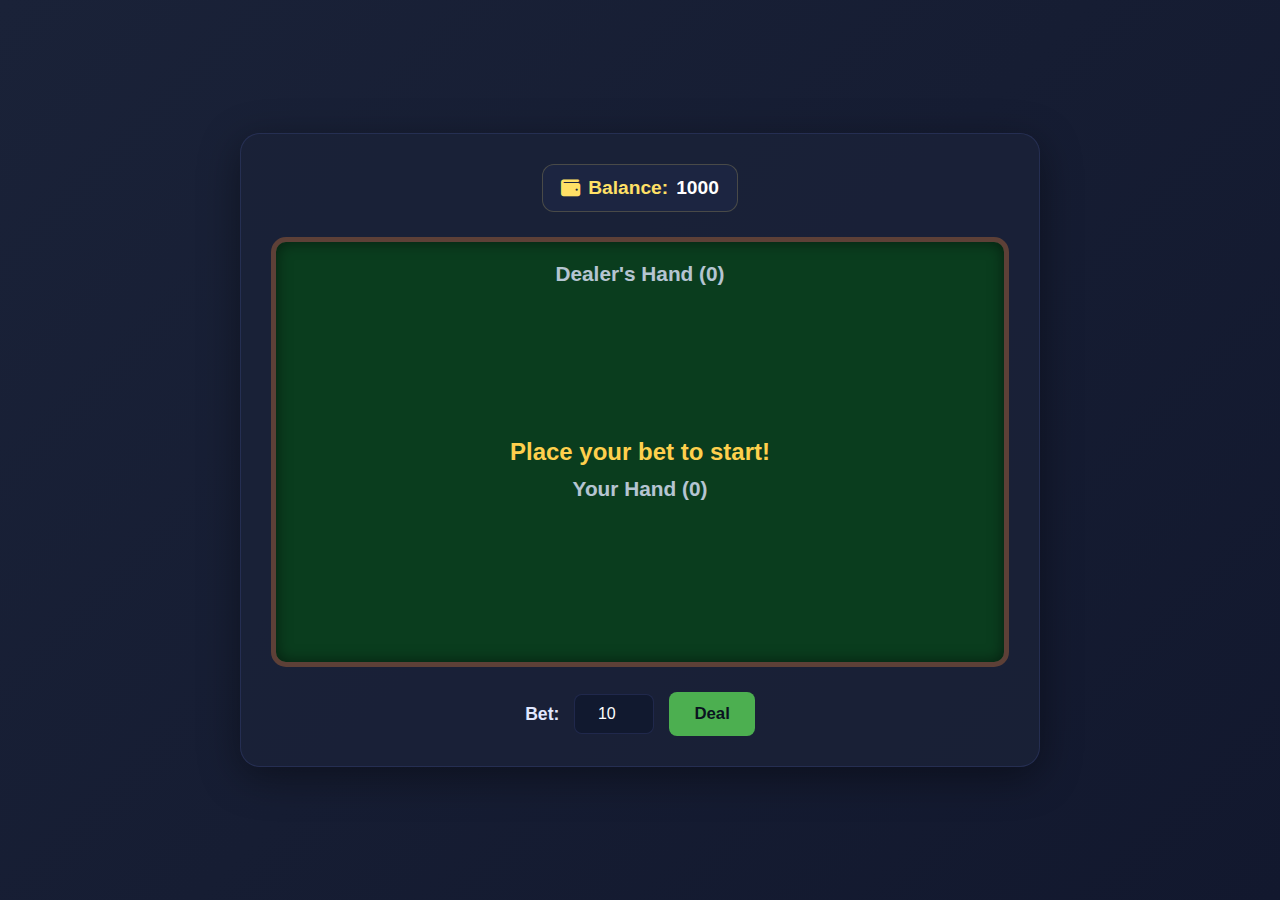
<file: blackjack/index.html>
<!DOCTYPE html>
<html lang="en">
<head>
    <meta charset="UTF-8">
    <meta name="viewport" content="width=device-width, initial-scale=1.0">
    <title>Blackjack</title>
    <link rel="stylesheet" href="style.css">
    <link rel="stylesheet" href="https://cdnjs.cloudflare.com/ajax/libs/font-awesome/6.0.0-beta3/css/all.min.css">
</head>
<body>
    <div class="game-container">
        <div class="balance-display">
            <i class="fas fa-wallet"></i>
            <span>Balance:</span>
            <span id="balance" class="balance-amount">1000</span>
        </div>

        <div id="game-board" class="game-board">
            <div class="hand-area">
                <h2>Dealer's Hand (<span id="dealer-score">0</span>)</h2>
                <div id="dealer-hand" class="hand">
                    <!-- Dealer cards will be inserted here -->
                </div>
            </div>

            <div id="status-message" class="status-message">Place your bet to start!</div>

            <div class="hand-area">
                <h2>Your Hand (<span id="player-score">0</span>)</h2>
                <div id="player-hand" class="hand">
                    <!-- Player cards will be inserted here -->
                </div>
            </div>
        </div>

        <div id="controls" class="controls">
            <div id="betting-controls">
                <label for="bet-amount">Bet:</label>
                <input type="number" id="bet-amount" value="10" min="1">
                <button id="deal-btn">Deal</button>
            </div>
            <div id="action-controls" class="hidden">
                <button id="hit-btn">Hit</button>
                <button id="stand-btn">Stand</button>
            </div>
        </div>
    </div>
    <script src="game.js"></script>
</body>
</html>
</file>
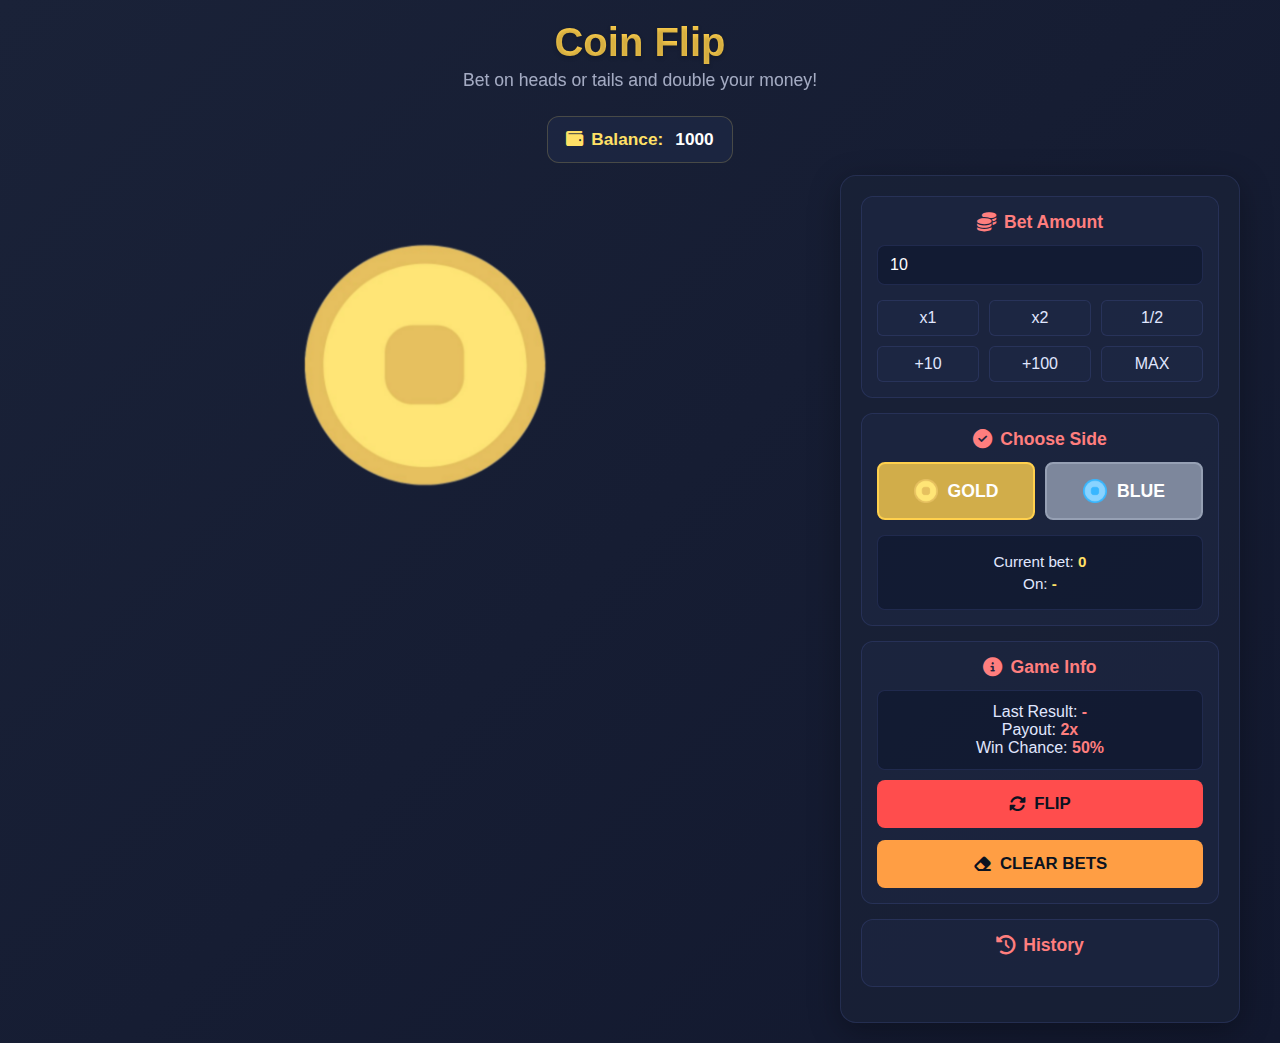
<file: coinflip/index.html>
<!DOCTYPE html>
<html lang="en">
<head>
    <meta charset="UTF-8" />
    <meta name="viewport" content="width=device-width, initial-scale=1" />
    <title>Coin Flip</title>
    <link rel="stylesheet" href="https://cdnjs.cloudflare.com/ajax/libs/font-awesome/6.4.0/css/all.min.css">
    <link rel="stylesheet" href="style.css">
</head>
<body>
    <div class="header">
        <h1>Coin Flip</h1>
        <p>Bet on heads or tails and double your money!</p>
    </div>
    
    <div class="balance-display">
        <i class="fas fa-wallet"></i>
        Balance: <span class="balance-amount" id="balance">1000</span> 
    </div>
    
    <div class="game-container">
        <div class="coin-container">
            <div id="coin" class="coin">
                <div class="gold">
                    <img src="gold.png" alt="Gold">
                </div>
                <div class="blue">
                    <img src="blue.png" alt="Blue">
                </div>
            </div>
        </div>
        
        <div class="sidebar">
            <div class="control-group">
                <div class="panel-title">
                    <i class="fas fa-coins"></i> Bet Amount
                </div>
                <div class="input-group">
                    <input type="number" id="betAmount" min="1" value="10" step="1">
                </div>
                <div class="bet-options">
                    <div class="bet-option" data-multiplier="1">x1</div>
                    <div class="bet-option" data-multiplier="2">x2</div>
                    <div class="bet-option" data-multiplier="0.5">1/2</div>
                    <div class="bet-option" data-multiplier="10">+10</div>
                    <div class="bet-option" data-multiplier="100">+100</div>
                    <div class="bet-option" data-multiplier="max">MAX</div>
                </div>
            </div>
            
            <div class="control-group">
                <div class="panel-title">
                    <i class="fas fa-check-circle"></i> Choose Side
                </div>
                <div class="side-buttons">
                    <button class="side-option gold" data-side="gold">
                        <img src="gold.png" alt="Gold"> GOLD
                    </button>
                    <button class="side-option blue" data-side="blue">
                        <img src="blue.png" alt="Blue"> BLUE
                    </button>
                </div>
                <div class="current-bet">
                    <div>Current bet: <span id="currentBetAmount">0</span></div>
                    <div>On: <span id="currentBetSide">-</span></div>
                </div>
            </div>

            <div class="control-group">
                <div class="panel-title">
                    <i class="fas fa-info-circle"></i> Game Info
                </div>
                <div class="info-display">
                    <div>Last Result: <strong id="lastResult">-</strong></div>
                    <div>Payout: <strong id="payout">2x</strong></div>
                    <div>Win Chance: <strong id="winChance">50%</strong></div>
                </div>
                
                <div class="button-group">
                    <button id="flipBtn">
                        <i class="fas fa-sync-alt"></i> FLIP
                    </button>
                    <button id="clearBets">
                        <i class="fas fa-eraser"></i> CLEAR BETS
                    </button>
                </div>
                
                <div class="status-message" id="statusMessage"></div>
            </div>
            
            <div class="control-group">
                <div class="panel-title">
                    <i class="fas fa-history"></i> History
                </div>
                <div class="history" id="history">
                    <!-- History will be added by JavaScript -->
                </div>
            </div>
        </div>
    </div>
    
    <script src="game.js"></script>
</body>
</html>
</file>
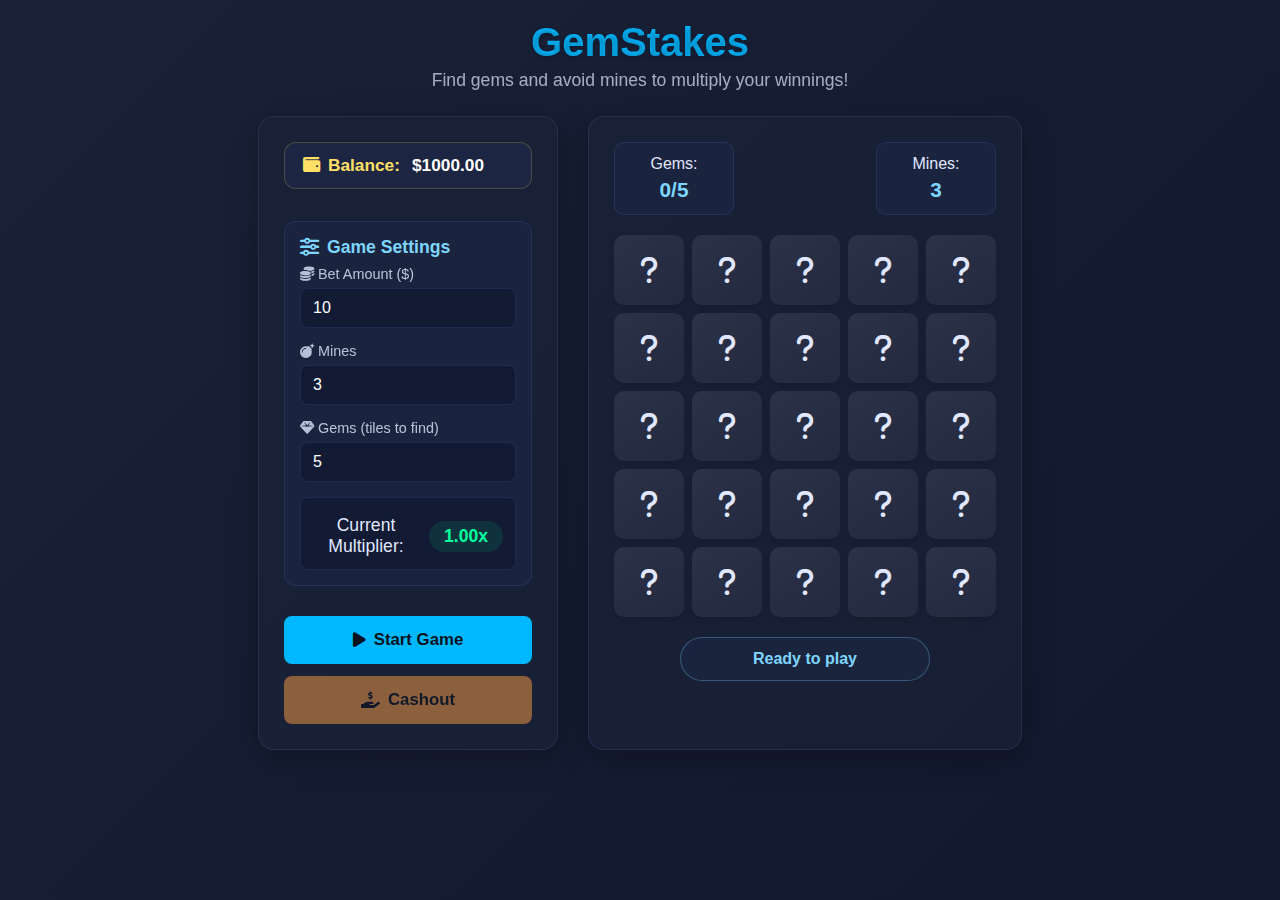
<file: gems/index.html>
<!DOCTYPE html>
<html lang="en">
<head>
<meta charset="UTF-8" />
<meta name="viewport" content="width=device-width, initial-scale=1" />
<title>GemStakes</title>
<link rel="stylesheet" href="https://cdnjs.cloudflare.com/ajax/libs/font-awesome/6.4.0/css/all.min.css">
<style>
  * {
    box-sizing: border-box;
    margin: 0;
    padding: 0;
  }
  
  body {
    background: linear-gradient(135deg, #1a2238, #12182e);
    color: #e0e7ff;
    font-family: 'Segoe UI', Tahoma, Geneva, Verdana, sans-serif;
    min-height: 100vh;
    display: flex;
    flex-direction: column;
    align-items: center;
    padding: 20px;
  }
  
  .header {
    text-align: center;
    margin-bottom: 25px;
    width: 100%;
    max-width: 900px;
  }
  
  .header h1 {
    font-size: 2.5rem;
    margin-bottom: 5px;
    background: #00b8ff;
    -webkit-background-clip: text;
    -webkit-text-fill-color: transparent;
    text-shadow: 0 2px 4px rgba(0,0,0,0.2);
  }
  
  .header p {
    opacity: 0.7;
    font-size: 1.1rem;
  }
  
  .game-container {
    display: flex;
    gap: 30px;
    max-width: 900px;
    width: 100%;
    flex-wrap: wrap;
    justify-content: center;
  }
  .balance-display {
    background: rgba(30, 40, 70, 0.7);
    border-radius: 12px;
    padding: 12px 18px;
    margin-bottom: 12px;
    font-size: 1.08rem;
    color: #ffe066;
    display: flex;
    align-items: center;
    gap: 8px;
    font-weight: 600;
    border: 1px solid rgba(255, 224, 102, 0.2);
  }
  .balance-amount {
    color: #fff;
    font-weight: bold;
    margin-left: 4px;
    font-size: 1.08rem;
  }
  
  .sidebar {
    background: rgba(26, 34, 56, 0.7);
    border-radius: 16px;
    padding: 25px;
    width: 300px;
    display: flex;
    flex-direction: column;
    gap: 20px;
    box-shadow: 0 8px 32px rgba(0, 0, 0, 0.3);
    border: 1px solid rgba(92, 107, 192, 0.2);
  }
  
  .panel-title {
    font-size: 1.1rem;
    margin-bottom: 8px;
    display: flex;
    align-items: center;
    gap: 8px;
    color: #7ed6ff;
    font-weight: 600;
  }
  
  .panel-title i {
    font-size: 1.2rem;
  }
  
  .control-group {
    background: rgba(30, 40, 70, 0.5);
    padding: 15px;
    border-radius: 12px;
    border: 1px solid rgba(92, 107, 192, 0.2);
  }
  
  .input-group {
    margin-bottom: 15px;
  }
  
  .input-group label {
    display: block;
    font-size: 0.9rem;
    opacity: 0.8;
    margin-bottom: 6px;
  }
  
  .input-group input {
    width: 100%;
    padding: 10px 12px;
    border-radius: 8px;
    border: none;
    font-size: 1rem;
    background: rgba(10, 18, 40, 0.5);
    color: white;
    border: 1px solid rgba(92, 107, 192, 0.2);
  }
  
  .input-group input:focus {
    outline: 1px solid #00b8ff;
  }
  
  .info-display {
    background: rgba(10, 18, 40, 0.5);
    padding: 12px;
    border-radius: 8px;
    text-align: center;
    margin-top: 8px;
    border: 1px solid rgba(92, 107, 192, 0.2);
  }
  
  .info-display strong {
    color: #00ff9d;
    font-weight: 600;
  }
  
  .button-group {
    display: flex;
    flex-direction: column;
    gap: 12px;
    margin-top: 10px;
  }
  
  button {
    padding: 14px;
    border-radius: 8px;
    border: none;
    font-weight: 600;
    font-size: 1.05rem;
    cursor: pointer;
    transition: all 0.2s ease;
    display: flex;
    align-items: center;
    justify-content: center;
    gap: 8px;
  }
  
  button:disabled {
    opacity: 0.5;
    cursor: not-allowed;
  }
  
  #playBtn {
    background: #00b8ff;
    color: #0a1220;
  }
  
  #playBtn:hover:not(:disabled) {
    transform: translateY(-2px);
    box-shadow: 0 4px 15px rgba(0, 255, 157, 0.3);
  }
  
  #cashout {
    background: #ff9e44;
    color: #0a1220;
  }
  
  #cashout:hover:not(:disabled) {
    transform: translateY(-2px);
    box-shadow: 0 4px 15px rgba(255, 158, 68, 0.3);
  }
  
  .game-board {
    background: rgba(26, 34, 56, 0.7);
    border-radius: 16px;
    padding: 25px;
    box-shadow: 0 8px 32px rgba(0, 0, 0, 0.3);
    border: 1px solid rgba(92, 107, 192, 0.2);
    display: flex;
    flex-direction: column;
    align-items: center;
  }
  
  .stats {
    display: flex;
    justify-content: space-between;
    width: 100%;
    margin-bottom: 20px;
  }
  
  .stat-box {
    background: rgba(30, 40, 70, 0.5);
    border-radius: 10px;
    padding: 12px 20px;
    text-align: center;
    min-width: 120px;
    border: 1px solid rgba(92, 107, 192, 0.2);
  }
  
  .stat-value {
    font-size: 1.3rem;
    font-weight: 700;
    margin-top: 5px;
    color: #7ed6ff;
  }
  
  .grid {
    display: grid;
    grid-template-columns: repeat(5, 70px);
    grid-template-rows: repeat(5, 70px);
    gap: 8px;
    user-select: none;
  }
  
  .tile {
    background: linear-gradient(145deg, #2c3348, #222940);
    border-radius: 10px;
    cursor: pointer;
    display: flex;
    align-items: center;
    justify-content: center;
    font-size: 0;
    transition: all 0.3s ease;
    box-shadow: 0 4px 6px rgba(0, 0, 0, 0.1);
    position: relative;
    overflow: hidden;
  }
  
  .tile:hover:not(.revealed):not(.mine) {
    transform: translateY(-3px);
    box-shadow: 0 6px 12px rgba(0, 0, 0, 0.2);
    background: linear-gradient(145deg, #353d5a, #2a314f);
  }
  
  .tile::before {
    content: "";
    position: absolute;
    top: 0;
    left: 0;
    right: 0;
    bottom: 0;
    background: linear-gradient(135deg, rgba(0, 184, 255, 0.1), transparent);
    opacity: 0;
    transition: opacity 0.3s;
  }
  
  .tile:hover::before {
    opacity: 1;
  }
  
  .tile.revealed {
    background: linear-gradient(145deg, #0a8040, #076530);
    cursor: default;
    transform: scale(0.95);
  }
  
  .tile.mine {
    background: linear-gradient(145deg, #b03a3a, #8a2e2e);
    cursor: default;
    transform: scale(0.95);
  }
  
  .tile i {
    font-size: 1.8rem;
  }
  
  .tile.revealed i {
    color: #a8ffd0;
  }
  
  .tile.mine i {
    color: #ffc0c0;
  }
  
  .status-bar {
    margin-top: 20px;
    padding: 12px 20px;
    border-radius: 30px;
    background: rgba(30, 40, 70, 0.5);
    font-weight: 600;
    text-align: center;
    min-width: 250px;
    border: 1px solid rgba(92, 107, 192, 0.2);
  }
  
  .status-bar.game-active {
    color: #7ed6ff;
    border-color: rgba(126, 214, 255, 0.3);
  }
  
  .status-bar.game-over {
    color: #ff6b6b;
    border-color: rgba(255, 107, 107, 0.3);
  }
  
  .status-bar.game-won {
    color: #00ff9d;
    border-color: rgba(0, 255, 157, 0.3);
  }
  
  .multiplier-display {
    display: flex;
    align-items: center;
    justify-content: center;
    margin-top: 15px;
    gap: 10px;
    font-size: 1.1rem;
  }
  
  .multiplier-value {
    font-weight: 700;
    color: #00ff9d;
    background: rgba(0, 255, 157, 0.1);
    padding: 5px 15px;
    border-radius: 20px;
  }
  
  @media (max-width: 768px) {
    .game-container {
      flex-direction: column;
      align-items: center;
    }
    
    .sidebar {
      width: 100%;
      max-width: 400px;
    }
    
    .grid {
      grid-template-columns: repeat(5, 60px);
      grid-template-rows: repeat(5, 60px);
    }
  }
  
  @media (max-width: 480px) {
    .grid {
      grid-template-columns: repeat(5, 50px);
      grid-template-rows: repeat(5, 50px);
      gap: 5px;
    }
    
    .stat-box {
      padding: 8px 12px;
      min-width: 100px;
    }
    
    .stat-value {
      font-size: 1.1rem;
    }
  }
</style>
</head>
<body>
  <div class="header">
    <h1>GemStakes</h1>
    <p>Find gems and avoid mines to multiply your winnings!</p>
  </div>
  
  <div class="game-container">
    <div class="sidebar">
      <div class="balance-display">
        <i class="fas fa-wallet"></i> Balance:
        <span class="balance-amount" id="balanceAmount">$0.00000000</span>
      </div>
      <div class="control-group">
        <h2 class="panel-title"><i class="fas fa-sliders-h"></i> Game Settings</h2>
        
        <div class="input-group">
          <label for="betAmount"><i class="fas fa-coins"></i> Bet Amount ($)</label>
          <input id="betAmount" type="number" min="0" step="1" value="10" />
        </div>
        
        <div class="input-group">
          <label for="minesCount"><i class="fas fa-bomb"></i> Mines</label>
          <input id="minesCount" type="number" min="1" max="24" value="3" />
        </div>
        
        <div class="input-group">
          <label for="gemsCount"><i class="fas fa-gem"></i> Gems (tiles to find)</label>
          <input id="gemsCount" type="number" min="1" max="25" value="5" />
        </div>
        
        <div class="info-display">
          <div class="multiplier-display" style="margin-top: 5px;">  
            <span>Current Multiplier:</span>
            <span class="multiplier-value">1.00x</span>
          </div>
        </div>
      </div>
      
      <div class="button-group">
        <button id="playBtn">
          <i class="fas fa-play"></i> Start Game
        </button>
        <button id="cashout" disabled>
          <i class="fas fa-hand-holding-usd"></i> Cashout
        </button>
      </div>
    </div>
    
    <div class="game-board">
      <div class="stats">
        <div class="stat-box">
          <div>Gems:</div>
          <div class="stat-value" id="gemsFound">0/5</div>
        </div>
        <div class="stat-box">
          <div>Mines:</div>
          <div class="stat-value" id="minesLeft">3</div>
        </div>
      </div>
      
      <div class="grid" id="grid"></div>
      
      <div class="status-bar game-active" id="statusBar">
        Ready to play
      </div>
    </div>
  </div>

<script>
  const gridSize = 5;
  const totalTiles = gridSize * gridSize;
  let mines = [];
  let gems = [];
  let revealedGems = 0;
  let bet = 0;
  let isGameActive = false;
  let totalProfit = 0;
  let gemMultiplier = 1.5;
  
  // Sound system
  const soundSettings = {
    click: { src: 'click.wav', volume: 0.5 },
    gem: { src: 'gem.wav', volume: 0.5 },
    mine: { src: 'boom.wav', volume: 0.7 },
    cashout: { src: 'win.wav', volume: 0.5 },
    win: { src: 'win.wav', volume: 0.5 }
  };
  
  // Function to play sounds with new instances for each play
  function playSound(soundName) {
    try {
      const sound = soundSettings[soundName];
      if (!sound) return;
      
      const audio = new Audio(sound.src);
      audio.volume = sound.volume;
      audio.play().catch(e => console.log(`Audio play failed for ${soundName}:`, e));
    } catch (e) {
      console.log(`Error playing sound ${soundName}:`, e);
    }
  }
  
  // Base multiplier progression table (higher base values)
  const multiplierTable = {
    1: 2.50,    // Increased from 1.50
    2: 4.00,    // Increased from 2.25
    3: 6.00,    // Increased from 3.38
    4: 9.00,    // Increased from 5.06
    5: 13.50,   // Increased from 7.59
    6: 20.25,   // Increased from 11.39
    7: 30.38,   // Increased from 17.09
    8: 45.56,   // Increased from 25.63
    9: 68.34,   // Increased from 38.44
    10: 102.50  // Increased from 57.67
  };
  
  // Calculate mine bonus multiplier (only applies for 2+ mines)
  function calculateMineBonus(mineCount) {
    // No bonus for 1 mine
    if (mineCount <= 1) return 1.0;
    // Small bonus starting from 2 mines (0.1 per mine after the first)
    return 1.0 + ((mineCount - 1) * 0.1);
  }

  const gridEl = document.getElementById("grid");
  const betInput = document.getElementById("betAmount");
  const minesInput = document.getElementById("minesCount");
  const gemsInput = document.getElementById("gemsCount");
  const playBtn = document.getElementById("playBtn");
  const cashoutBtn = document.getElementById("cashout");
  const gemsFoundEl = document.getElementById("gemsFound");
  const minesLeftEl = document.getElementById("minesLeft");
  const statusBar = document.getElementById("statusBar");
  const multiplierValue = document.querySelector(".multiplier-value");
  const balanceAmountEl = document.getElementById("balanceAmount");

  // --- Balance System ---
  let balance = 0;
  const BALANCE_KEY = "gemstoneMines_balance";

  function loadBalance() {
    const stored = localStorage.getItem(BALANCE_KEY);
    if (stored !== null && !isNaN(parseFloat(stored))) {
      balance = parseFloat(stored);
    } else {
      balance = 1000; // Default starting balance
      saveBalance();
    }
  }
  function saveBalance() {
    localStorage.setItem(BALANCE_KEY, balance.toFixed(2));
  }
  function updateBalanceDisplay() {                                               
    balanceAmountEl.textContent = `$${balance.toFixed(2)}`;
  }

  // Initialize the game board with tiles
  function initGrid() {
    gridEl.innerHTML = "";
    for (let i = 0; i < totalTiles; i++) {
      const tile = document.createElement("div");
      tile.classList.add("tile");
      tile.dataset.index = i;
      tile.innerHTML = '<i class="fas fa-question"></i>';
      tile.addEventListener("click", () => {
        playSound('click');
        revealTile(i);
      });
      gridEl.appendChild(tile);
    }
  }
  
  // Start a new game
  function startGame() {
    const betValue = parseFloat(betInput.value);
    const mineCount = parseInt(minesInput.value);
    const gemCount = parseInt(gemsInput.value);

    // Validate input
    if (
      isNaN(betValue) || betValue <= 0 ||
      isNaN(mineCount) || mineCount < 1 || mineCount >= totalTiles ||
      isNaN(gemCount) || gemCount < 1 || gemCount > totalTiles ||
      mineCount + gemCount > totalTiles
    ) {
      showStatus("Invalid input values!", "game-over");
      return;
    }
    if (betValue > balance) {
      showStatus("Insufficient balance!", "game-over");
      return;
    }

    bet = betValue;
    revealedGems = 0;
    totalProfit = 0;
    isGameActive = true;

    // Deduct bet from balance
    balance -= bet;
    saveBalance();
    updateBalanceDisplay();

    // Assign mines and gems randomly
    const positions = [...Array(totalTiles).keys()];
    shuffleArray(positions);
    mines = positions.slice(0, mineCount);
    gems = positions.slice(mineCount, mineCount + gemCount);

    // Update UI
    initGrid();
    updateStats();
    updateProfit();
    cashoutBtn.disabled = true; // Only enable after first gem found
    playBtn.innerHTML = '<i class="fas fa-redo"></i> Restart Game';
    showStatus("Game in progress - Find the gems!", "game-active");
  }
  
  function shuffleArray(array) {
    for (let i = array.length - 1; i > 0; i--) {
      const j = Math.floor(Math.random() * (i + 1));
      [array[i], array[j]] = [array[j], array[i]];
    }
  }
  
  function revealTile(index) {
    if (!isGameActive) return;

    const tile = gridEl.children[index];
    if (tile.classList.contains("revealed") || tile.classList.contains("mine")) return;

    if (mines.includes(index)) {
      // Hit a mine
      tile.classList.add("mine");
      tile.innerHTML = '<i class="fas fa-bomb"></i>';
      playSound('mine');
      isGameActive = false;
      cashoutBtn.disabled = true;
      revealAllMines();
      showStatus("BOOM! Mine hit. Game over.", "game-over");
      // No profit, bet is lost, nothing to add to balance
    } else if (gems.includes(index)) {
      // Found a gem
      tile.classList.add("revealed");
      tile.innerHTML = '<i class="fas fa-gem"></i>';
      playSound('gem');
      revealedGems++;
      updateStats();
      updateProfit();
      if (revealedGems === 1) {
        cashoutBtn.disabled = false;
      }
      if (revealedGems === gems.length) {
        // Found all gems, auto cashout
        isGameActive = false;
        cashoutBtn.disabled = true;
        playSound('win');
        // Add profit to balance
        balance += totalProfit;
        saveBalance();
        updateBalanceDisplay();
        showStatus(`Congratulations! You found all gems! You won $${totalProfit.toFixed(2)}`, "game-won");
        revealAllMines();
      }
    } else {  
      // Empty tile
      tile.classList.add("revealed");
      tile.innerHTML = '<i class="fas fa-circle"></i>';
    }
  }
  
  function revealAllMines() {
    mines.forEach(idx => {
      const tile = gridEl.children[idx];
      if (!tile.classList.contains("mine")) {
        tile.classList.add("mine");
        tile.innerHTML = '<i class="fas fa-bomb"></i>';
      }
    });
  }
  
  function updateStats() {
    gemsFoundEl.textContent = `${revealedGems}/${gems.length}`;
    minesLeftEl.textContent = mines.length.toString();
  }
  
  function updateProfit() {
    // Calculate base multiplier based on gems found
    const baseMultiplier = multiplierTable[revealedGems] || 
                         (multiplierTable[Object.keys(multiplierTable).pop()] * 
                          Math.pow(1.5, revealedGems - Object.keys(multiplierTable).length));
    
    // Calculate mine bonus based on number of mines
    const mineCount = mines.length;
    const mineBonus = calculateMineBonus(mineCount);
    
    // Apply both multipliers
    const totalMultiplier = baseMultiplier * mineBonus;
    
    // Update display (show bonus only if applicable)
    if (mineCount > 1) {
      multiplierValue.textContent = `${baseMultiplier.toFixed(2)}x (${mineCount} mines: +${((mineBonus-1)*100).toFixed(0)}%)`;
    } else {
      multiplierValue.textContent = `${baseMultiplier.toFixed(2)}x`;
    }
    
    // Calculate total profit
    totalProfit = Math.floor(bet * totalMultiplier);
  }
  
  function cashout() {
    if (!isGameActive || revealedGems === 0) return;
    playSound('cashout');

    isGameActive = false;
    cashoutBtn.disabled = true;
    // Add profit to balance
    balance += totalProfit;
    saveBalance();
    updateBalanceDisplay();
    showStatus(`Cashed out! You won $${totalProfit.toFixed(2)}`, "game-won");
    revealAllMines();
  }
  
  function showStatus(message, statusClass) {
    statusBar.textContent = message;
    statusBar.className = "status-bar " + statusClass;
  }

  // --- Initialize balance and game ---
  loadBalance();
  updateBalanceDisplay();

  // Initialize game board
  initGrid();
  
  // Event listeners
  playBtn.addEventListener("click", () => {
    playSound('click');
    startGame();
  });
  cashoutBtn.addEventListener("click", () => {
    playSound('click');
    cashout();
  });
  
  // Reset game when changing settings
  betInput.addEventListener("change", () => {
    if (isGameActive) startGame();
  });
  minesInput.addEventListener("change", () => {
    if (isGameActive) startGame();
  });
  gemsInput.addEventListener("change", () => {
    if (isGameActive) startGame();
  });
</script>
</body>
</html>
</file>
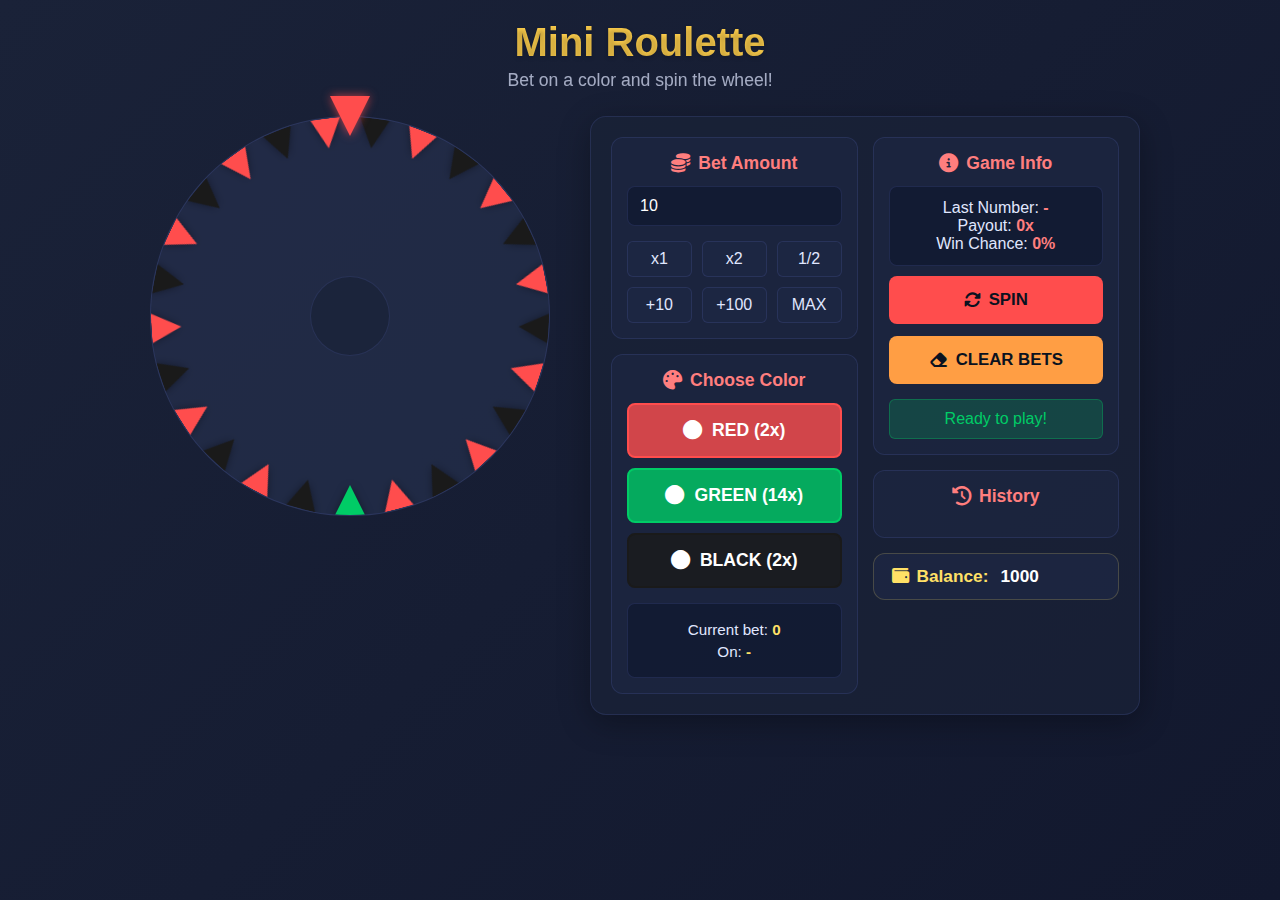
<file: roulette/index.html>
<!DOCTYPE html>
<html lang="en">
<head>
    <meta charset="UTF-8" />
    <meta name="viewport" content="width=device-width, initial-scale=1" />
    <title>Mini Roulette</title>
    <link rel="stylesheet" href="https://cdnjs.cloudflare.com/ajax/libs/font-awesome/6.4.0/css/all.min.css">
    <link rel="stylesheet" href="style.css">
</head>
<body>
    <div class="header">
        <h1>Mini Roulette</h1>
        <p>Bet on a color and spin the wheel!</p>
    </div>
    
        <div class="game-container">
        <div class="roulette-wheel-container">
            <div class="wheel-arrow"></div>
            <div class="roulette-wheel" id="rouletteWheel">
                <!-- Numbers will be added by JavaScript -->
            </div>
            <div class="wheel-center"></div>
        </div>
        
        <div class="sidebar">
            <div class="control-group">
                <div class="panel-title">
                    <i class="fas fa-coins"></i> Bet Amount
                </div>
                <div class="input-group">
                    <input type="number" id="betAmount" min="1" value="10" step="1">
                </div>
                <div class="bet-options">
                    <div class="bet-option" data-multiplier="1">x1</div>
                    <div class="bet-option" data-multiplier="2">x2</div>
                    <div class="bet-option" data-multiplier="0.5">1/2</div>
                    <div class="bet-option" data-multiplier="10">+10</div>
                    <div class="bet-option" data-multiplier="100">+100</div>
                    <div class="bet-option" data-multiplier="max">MAX</div>
                </div>
            </div>
            
            <div class="control-group">
                <div class="panel-title">
                    <i class="fas fa-palette"></i> Choose Color
                </div>
                <div class="color-buttons">
                    <button class="color-option red" data-color="red">
                        <i class="fas fa-circle"></i> RED (2x)
                    </button>
                    <button class="color-option green" data-color="green">
                        <i class="fas fa-circle"></i> GREEN (14x)
                    </button>
                    <button class="color-option black" data-color="black">
                        <i class="fas fa-circle"></i> BLACK (2x)
                    </button>
                </div>
                <div class="current-bet">
                    <div>Current bet: <span id="currentBetAmount">0</span></div>
                    <div>On: <span id="currentBetColor">-</span></div>
                </div>
            </div>
            
            <div class="control-group">
                <div class="panel-title">
                    <i class="fas fa-info-circle"></i> Game Info
                </div>
                <div class="info-display">
                    <div>Last Number: <strong id="lastNumber">-</strong></div>
                    <div>Payout: <strong id="payout">0x</strong></div>
                    <div>Win Chance: <strong id="winChance">0%</strong></div>
                </div>
                
                <div class="button-group">
                    <button id="spinBtn">
                        <i class="fas fa-sync-alt"></i> SPIN
                    </button>
                    <button id="clearBets">
                        <i class="fas fa-eraser"></i> CLEAR BETS
                    </button>
                </div>
                
                <div class="status-message" id="statusMessage"></div>
            </div>
            
            <div class="control-group">
                <div class="panel-title">
                    <i class="fas fa-history"></i> History
                </div>
                <div class="history" id="history">
                    <!-- history will be added by js -->
                </div>
            </div>
            <div class="balance-display">
                <i class="fas fa-wallet"></i>
                Balance: <span class="balance-amount" id="balance">1000</span> 
            </div>
        </div>
    </div>
    

    
    <script src="game.js"></script>
</body>
</html>
</file>
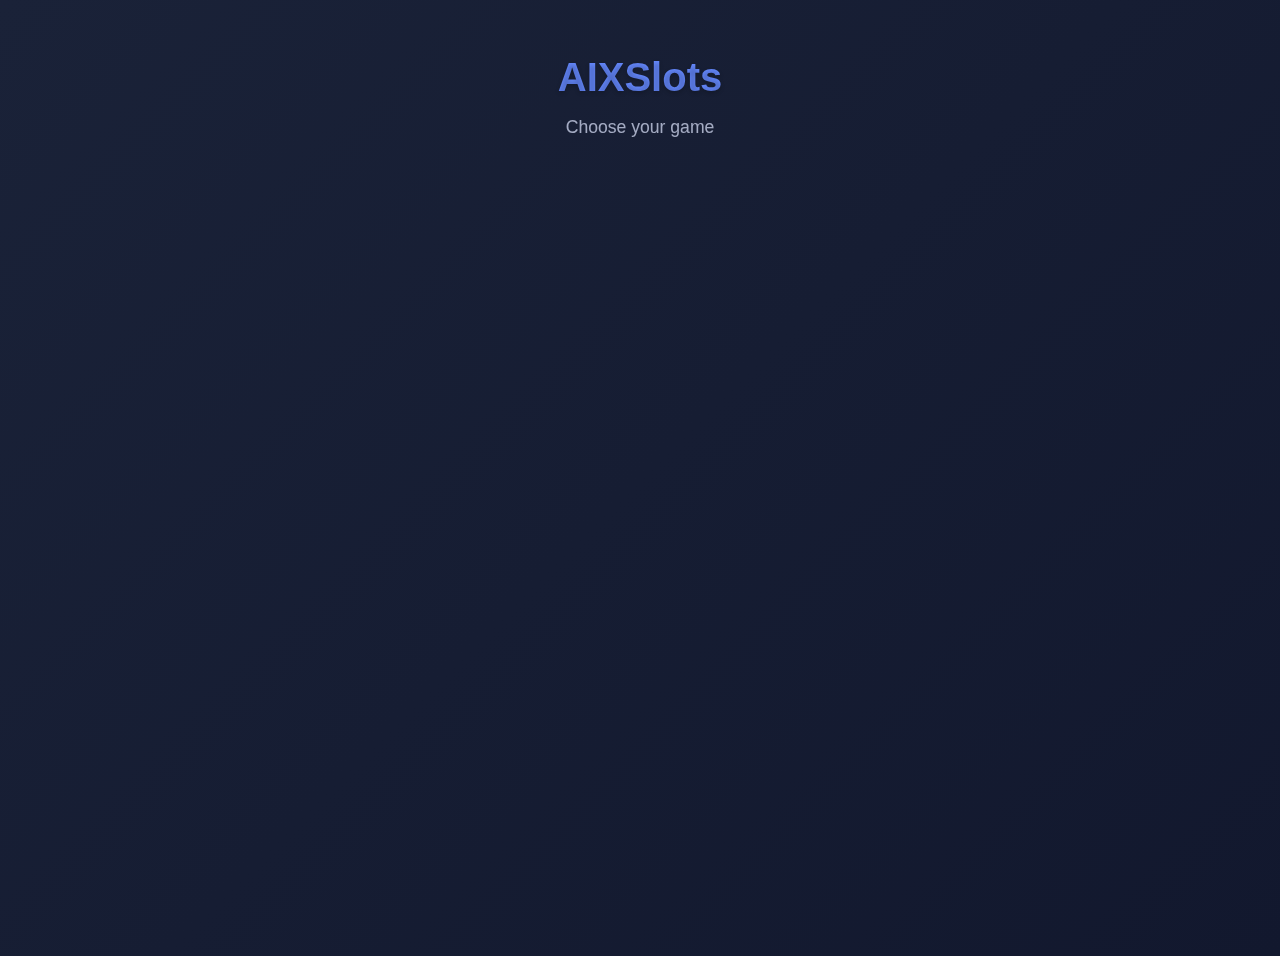
<file: dih.html>
<!DOCTYPE html>
<style>
    body {
        background-color: linear-gradient(135deg, #1a2238, #12182e);
    }
    .header {
    text-align: center;
    margin-bottom: 25px;
    width: 100%;
    max-width: 1000px;
}

.header h1 {
    font-size: 2.5rem;
    margin-bottom: 5px;
    background: rgb(101, 137, 255);
    -webkit-background-clip: text;
    -webkit-text-fill-color: transparent;
    text-shadow: 0 2px 4px rgba(0,0,0,0.2);
    
}

.header p {
    opacity: 0.7;
    font-size: 1.1rem;
}

body {
    background: linear-gradient(135deg, #1a2238, #12182e);
    color: #e0e7ff;
    font-family: 'Segoe UI', Tahoma, Geneva, Verdana, sans-serif;
    min-height: 100vh;
    display: flex;
    flex-direction: column;
    align-items: center;
    padding: 20px;
}
</style>    
<body>
    <div class="header">
        <h1>AIXSlots</h1>
        <p>Choose your game</p>
    </div>
</body>
</file>
<file: blackjack/style.css>
/* General Styling */
* {
    box-sizing: border-box;
    margin: 0;
    padding: 0;
}

body {
    background: linear-gradient(135deg, #1a2238, #12182e);
    color: #e0e7ff;
    font-family: 'Segoe UI', Tahoma, Geneva, Verdana, sans-serif;
    display: flex;
    justify-content: center;
    align-items: center;
    min-height: 100vh;
    padding: 20px;
}

/* Game Container */
.game-container {
    width: 100%;
    max-width: 800px;
    background: rgba(26, 34, 56, 0.8);
    border-radius: 20px;
    padding: 30px;
    box-shadow: 0 10px 40px rgba(0, 0, 0, 0.4);
    border: 1px solid rgba(92, 107, 192, 0.2);
    text-align: center;
}

.balance-display {
    background: rgba(30, 40, 70, 0.7);
    border-radius: 12px;
    padding: 12px 18px;
    margin-bottom: 25px;
    font-size: 1.2rem;
    color: #ffe066;
    display: inline-flex;
    align-items: center;
    gap: 8px;
    font-weight: 600;
    border: 1px solid rgba(255, 224, 102, 0.2);
}

.balance-amount {
    color: #fff;
}

/* Game Board */
.game-board {
    background: #0a3d1e; /* Green felt color */
    border-radius: 15px;
    padding: 20px;
    margin-bottom: 25px;
    border: 5px solid #5d4037; /* Wood-like border */
    box-shadow: inset 0 0 15px rgba(0,0,0,0.5);
}

.hand-area {
    min-height: 150px;
    margin-bottom: 15px;
}

.hand-area h2 {
    margin-bottom: 15px;
    opacity: 0.8;
    font-size: 1.3rem;
}

.hand {
    display: flex;
    justify-content: center;
    gap: 10px;
    flex-wrap: wrap;
}

/* Card Styling */
.card {
    width: 80px;
    height: 110px;
    background-color: white;
    border-radius: 8px;
    border: 1px solid #ccc;
    color: black;
    display: flex;
    flex-direction: column;
    justify-content: space-between;
    padding: 5px;
    font-size: 1.5rem;
    font-weight: bold;
    box-shadow: 0 2px 5px rgba(0,0,0,0.2);
    position: relative;
}

.card.red { color: #d92d2d; }
.card.black { color: #1a1a1a; }

.card .suit {
    font-size: 2rem;
    line-height: 1;
}

.card .rank {
    align-self: flex-start;
}

.card.flipped .suit {
    transform: rotate(180deg);
    align-self: flex-end;
}

.card.hidden {
    background: repeating-linear-gradient(
        45deg,
        #5c6bc0,
        #5c6bc0 10px,
        #3f51b5 10px,
        #3f51b5 20px
    );
}

/* Status Message */
.status-message {
    font-size: 1.5rem;
    font-weight: bold;
    min-height: 50px;
    display: flex;
    align-items: center;
    justify-content: center;
    padding: 10px;
    color: #ffd04d;
}

/* Controls */
.controls {
    display: flex;
    flex-direction: column;
    align-items: center;
    gap: 15px;
}

#betting-controls, #action-controls {
    display: flex;
    gap: 15px;
    align-items: center;
}

.controls label {
    font-size: 1.1rem;
    font-weight: 600;
}

.controls input {
    width: 80px;
    padding: 10px 12px;
    border-radius: 8px;
    border: none;
    font-size: 1rem;
    background: rgba(10, 18, 40, 0.5);
    color: white;
    border: 1px solid rgba(92, 107, 192, 0.2);
    text-align: center;
}

.controls button {
    padding: 12px 25px;
    border-radius: 8px;
    border: none;
    font-weight: 600;
    font-size: 1.05rem;
    cursor: pointer;
    transition: all 0.2s ease;
    color: #0a1220;
}

.controls button:disabled {
    opacity: 0.5;
    cursor: not-allowed;
}

#deal-btn { background: #4caf50; }
#hit-btn { background: #ff9800; }
#stand-btn { background: #f44336; }

.controls button:hover:not(:disabled) {
    transform: translateY(-2px);
    box-shadow: 0 4px 15px rgba(0, 0, 0, 0.2);
}

.hidden {
    display: none !important;
}
</file>
<file: coinflip/style.css>
* {
    box-sizing: border-box;
    margin: 0;
    padding: 0;
}

body {
    background: linear-gradient(135deg, #1a2238, #12182e);
    color: #e0e7ff;
    font-family: 'Segoe UI', Tahoma, Geneva, Verdana, sans-serif;
    min-height: 100vh;
    display: flex;
    flex-direction: column;
    align-items: center;
    padding: 20px;
}

.header {
    text-align: center;
    margin-bottom: 25px;
    width: 100%;
    max-width: 1000px;
}

.header h1 {
    font-size: 2.5rem;
    margin-bottom: 5px;
    background: #ffd04d;
    -webkit-background-clip: text;
    -webkit-text-fill-color: transparent;
    text-shadow: 0 2px 4px rgba(0,0,0,0.2);
}

.header p {
    opacity: 0.7;
    font-size: 1.1rem;
}

.game-container {
    display: flex;
    gap: 30px;
    max-width: 1200px;
    width: 100%;
    flex-wrap: wrap;
    justify-content: center;
    align-items: flex-start;
}

.balance-display {
    background: rgba(30, 40, 70, 0.7);
    border-radius: 12px;
    padding: 12px 18px;
    margin-bottom: 12px;
    font-size: 1.08rem;
    color: #ffe066;
    display: flex;
    align-items: center;
    gap: 8px;
    font-weight: 600;
    border: 1px solid rgba(255, 224, 102, 0.2);
}

.balance-amount {
    color: #fff;
    font-weight: bold;
    margin-left: 4px;
    font-size: 1.08rem;
}

.sidebar {
    background: rgba(26, 34, 56, 0.7);
    border-radius: 16px;
    padding: 20px;
    width: 400px;
    box-shadow: 0 8px 32px rgba(0, 0, 0, 0.3);
    border: 1px solid rgba(92, 107, 192, 0.2);
}

.panel-title {
    font-size: 1.1rem;
    margin-bottom: 12px;
    display: flex;
    align-items: center;
    gap: 8px;
    color: #ff7e7e;
    font-weight: 600;
    justify-content: center;
    text-align: center;
}

.panel-title i {
    font-size: 1.2rem;
}

.control-group {
    background: rgba(30, 40, 70, 0.5);
    padding: 15px;
    border-radius: 12px;
    border: 1px solid rgba(92, 107, 192, 0.2);
    margin-bottom: 15px;
}

.input-group {
    margin-bottom: 15px;
}

.input-group input {
    width: 100%;
    padding: 10px 12px;
    border-radius: 8px;
    border: none;
    font-size: 1rem;
    background: rgba(10, 18, 40, 0.5);
    color: white;
    border: 1px solid rgba(92, 107, 192, 0.2);
}

.input-group input:focus {
    outline: 1px solid #ff4d4d;
}

.info-display {
    background: rgba(10, 18, 40, 0.5);
    padding: 12px;
    border-radius: 8px;
    text-align: center;
    margin-top: 8px;
    border: 1px solid rgba(92, 107, 192, 0.2);
}

.info-display strong {
    color: #ff7e7e;
    font-weight: 600;
}

.button-group {
    display: flex;
    flex-direction: column;
    gap: 12px;
    margin-top: 10px;
}

button {
    padding: 14px;
    border-radius: 8px;
    border: none;
    font-weight: 600;
    font-size: 1.05rem;
    cursor: pointer;
    transition: all 0.2s ease;
    display: flex;
    align-items: center;
    justify-content: center;
    gap: 8px;
}

button:disabled {
    opacity: 0.5;
    cursor: not-allowed;
}

#flipBtn {
    background: #ff4d4d;
    color: #0a1220;
}

#flipBtn:hover:not(:disabled) {
    transform: translateY(-2px);
    box-shadow: 0 4px 15px rgba(255, 77, 77, 0.3);
}

#clearBets {
    background: #ff9e44;
    color: #0a1220;
}

#clearBets:hover:not(:disabled) {
    transform: translateY(-2px);
    box-shadow: 0 4px 15px rgba(255, 158, 68, 0.3);
}

.side-buttons {
    display: grid;
    grid-template-columns: 1fr 1fr;
    gap: 10px;
    margin-bottom: 15px;
}

.side-option {
    padding: 15px;
    border: none;
    border-radius: 8px;
    font-weight: bold;
    font-size: 1.1rem;
    cursor: pointer;
    transition: all 0.2s ease;
    display: flex;
    align-items: center;
    justify-content: center;
    gap: 10px;
    color: white;
}

.side-option img {
    width: 24px;
    height: 24px;
}

.side-option.gold {
    background: rgba(255, 208, 77, 0.8);
    border: 2px solid #ffd04d;
}

.side-option.gold:hover, .side-option.gold.active {
    background: #ffd04d;
    color: #1a2238;
    transform: translateY(-2px);
    box-shadow: 0 4px 15px rgba(255, 208, 77, 0.3);
}

.side-option.blue {
    background: rgba(150, 160, 180, 0.8);
    border: 2px solid #96a0b4;
}

.side-option.blue:hover, .side-option.blue.active {
    background: #96a0b4;
    color: #1a2238;
    box-shadow: 0 4px 15px rgba(150, 160, 180, 0.3);
}

.current-bet {
    background: rgba(10, 18, 40, 0.5);
    padding: 12px;
    border-radius: 8px;
    text-align: center;
    margin-top: 10px;
    border: 1px solid rgba(92, 107, 192, 0.2);
}

.current-bet div {
    margin: 5px 0;
    font-size: 0.95rem;
}

.current-bet span {
    font-weight: bold;
    color: #ffe066;
}

.bet-options {
    display: grid;
    grid-template-columns: repeat(3, 1fr);
    gap: 10px;
    margin-top: 15px;
}

.bet-option {
    padding: 8px;
    text-align: center;
    border-radius: 6px;
    cursor: pointer;
    transition: all 0.2s ease;
    background: rgba(30, 40, 70, 0.5);
    border: 1px solid rgba(92, 107, 192, 0.2);
}

.bet-option:hover {
    background: rgba(255, 77, 77, 0.2);
    transform: translateY(-2px);
}

.history {
    display: flex;
    gap: 8px;
    margin-top: 15px;
    justify-content: center;
    flex-wrap: wrap;
}

.history-item {
    width: 35px;
    height: 35px;
    border-radius: 50%;
    display: flex;
    align-items: center;
    justify-content: center;
    font-size: 1.2rem;
    color: #1a2238;
}

.history-item img {
    width: 100%;
    height: 100%;
    border-radius: 50%;
    object-fit: cover;
}

.history-item.gold {
    background: #ffd04d;
}

.history-item.blue {
    background: #96a0b4;
}

.status-message {
    margin-top: 15px;
    padding: 10px;
    border-radius: 6px;
    text-align: center;
    font-weight: 500;
    display: none;
}

.status-message.success {
    background: rgba(0, 204, 102, 0.2);
    color: #00cc66;
    border: 1px solid rgba(0, 204, 102, 0.3);
}

.status-message.error {
    background: rgba(255, 77, 77, 0.2);
    color: #ff4d4d;
    border: 1px solid rgba(255, 77, 77, 0.3);
}

.status-message.info {
    background: rgba(77, 136, 255, 0.2);
    color: #4d88ff;
    border: 1px solid rgba(77, 136, 255, 0.3);
}

.coin-container {
    width: 300px;
    height: 300px;
    perspective: 1000px;
    margin: 40px auto;
}

.coin {
    width: 100%;
    height: 100%;
    position: relative;
    transform-style: preserve-3d;
    transition: transform 1s cubic-bezier(0.45, 0.05, 0.55, 0.95);
}

.coin.flipping {
    transform: rotateY(1800deg);
}

.coin div {
    position: absolute;
    width: 100%;
    height: 100%;
    backface-visibility: hidden;
    border-radius: 50%;
    display: flex;
    align-items: center;
    justify-content: center;
}

.coin .gold {
    transform: translateZ(2px);
}

.coin div img {
    width: 80%;
    height: 80%;
    object-fit: contain;
}

.coin .blue {
    color: #3e4554;
    transform: rotateY(180deg) translateZ(2px);
}

.coin.show-blue {
    transform: rotateY(180deg);
}

@media (max-width: 1100px) {
    .game-container {
        flex-direction: column;
        align-items: center;
    }
    .sidebar {
        width: 100%;
        max-width: 650px;
    }
}

@media (max-width: 600px) {
    .sidebar {
        padding: 15px;
    }
    .bet-options {
        grid-template-columns: repeat(3, 1fr);
    }
}

/* Scrollbar Styles */
::-webkit-scrollbar {
    width: 10px;
  }
  
  ::-webkit-scrollbar-track {
    background: rgba(18, 24, 46, 0.5); /* Matches your background nicely */
    border-radius: 10px;
  }
  
  ::-webkit-scrollbar-thumb {
    background: linear-gradient(180deg, #ffd04d, #ff4d4d);
    border-radius: 10px;
    border: 2px solid #12182e; /* Outer border to blend in with your background */
  }
  
  ::-webkit-scrollbar-thumb:hover {
    background: linear-gradient(180deg, #ff4d4d, #ffd04d);
  }
  
  /* Firefox scrollbar (limited support) */
  * {
    scrollbar-width: thin;
    scrollbar-color: #ff4d4d rgba(18, 24, 46, 0.5);
  }
</file>
<file: roulette/style.css>
* {
    box-sizing: border-box;
    margin: 0;
    padding: 0;
}

body {
    background: linear-gradient(135deg, #1a2238, #12182e);
    color: #e0e7ff;
    font-family: 'Segoe UI', Tahoma, Geneva, Verdana, sans-serif;
    min-height: 100vh;
    display: flex;
    flex-direction: column;
    align-items: center;
    padding: 20px;
}

.header {
    text-align: center;
    margin-bottom: 25px;
    width: 100%;
    max-width: 1000px;
}

.header h1 {
    font-size: 2.5rem;
    margin-bottom: 5px;
    background: #ffd04d;
    -webkit-background-clip: text;
    -webkit-text-fill-color: transparent;
    text-shadow: 0 2px 4px rgba(0,0,0,0.2);
    
}

.header p {
    opacity: 0.7;
    font-size: 1.1rem;
}

.game-container {
    display: flex;
    gap: 30px;
    max-width: 1200px;
    width: 100%;
    flex-wrap: wrap;
    justify-content: center;
    align-items: flex-start;
}

.balance-display {
    background: rgba(30, 40, 70, 0.7);
    border-radius: 12px;
    padding: 12px 18px;
    margin-bottom: 12px;
    font-size: 1.08rem;
    color: #ffe066;
    display: flex;
    align-items: center;
    gap: 8px;
    font-weight: 600;
    border: 1px solid rgba(255, 224, 102, 0.2);
}

.balance-amount {
    color: #fff;
    font-weight: bold;
    margin-left: 4px;
    font-size: 1.08rem;
}

.sidebar {
    background: rgba(26, 34, 56, 0.7);
    border-radius: 16px;
    padding: 20px;
    width: 650px;
    column-count: 2;
    column-gap: 15px;
    box-shadow: 0 8px 32px rgba(0, 0, 0, 0.3);
    border: 1px solid rgba(92, 107, 192, 0.2);
    max-height: 90vh;
    overflow-y: auto;
    box-sizing: border-box;
}

@media (max-width: 1300px) {
    .game-container {
        max-width: 1000px;
    }
    
    .sidebar {
        width: 550px;
    }
}

@media (max-width: 1100px) {
    .game-container {
        flex-direction: column;
        align-items: center;
    }
    
    .roulette-wheel-container {
        margin-bottom: 30px;
        margin-right: 0;
    }
    
    .sidebar {
        width: 100%;
        max-width: 650px;
        column-count: 1;
    }
}

/* Stack in a single column on mobile */
@media (max-width: 600px) {
    .sidebar {
        width: 100%;
        column-count: 1;
        padding: 15px;
    }
    
    .bet-options {
        grid-template-columns: repeat(3, 1fr);
    }
}

.panel-title {
    font-size: 1.1rem;
    margin-bottom: 12px;
    display: flex;
    align-items: center;
    gap: 8px;
    color: #ff7e7e;
    font-weight: 600;
    justify-content: center;
    text-align: center;
}

.panel-title i {
    font-size: 1.2rem;
}

.control-group {
    background: rgba(30, 40, 70, 0.5);
    padding: 15px;
    border-radius: 12px;
    border: 1px solid rgba(92, 107, 192, 0.2);
    margin-bottom: 15px;
    height: fit-content;
    break-inside: avoid;
}

.input-group {
    margin-bottom: 15px;
}

.input-group label {
    display: block;
    font-size: 0.9rem;
    opacity: 0.8;
    margin-bottom: 6px;
}

.input-group input, .input-group select {
    width: 100%;
    padding: 10px 12px;
    border-radius: 8px;
    border: none;
    font-size: 1rem;
    background: rgba(10, 18, 40, 0.5);
    color: white;
    border: 1px solid rgba(92, 107, 192, 0.2);
}

.input-group input:focus, .input-group select:focus {
    outline: 1px solid #ff4d4d;
}

.info-display {
    background: rgba(10, 18, 40, 0.5);
    padding: 12px;
    border-radius: 8px;
    text-align: center;
    margin-top: 8px;
    border: 1px solid rgba(92, 107, 192, 0.2);
}

.info-display strong {
    color: #ff7e7e;
    font-weight: 600;
}

.button-group {
    display: flex;
    flex-direction: column;
    gap: 12px;
    margin-top: 10px;
}

button {
    padding: 14px;
    border-radius: 8px;
    border: none;
    font-weight: 600;
    font-size: 1.05rem;
    cursor: pointer;
    transition: all 0.2s ease;
    display: flex;
    align-items: center;
    justify-content: center;
    gap: 8px;
}

button:disabled {
    opacity: 0.5;
    cursor: not-allowed;
}

#spinBtn {
    background: #ff4d4d;
    color: #0a1220;
}

#spinBtn:hover:not(:disabled) {
    transform: translateY(-2px);
    box-shadow: 0 4px 15px rgba(255, 77, 77, 0.3);
}

#clearBets {
    background: #ff9e44;
    color: #0a1220;
}

#clearBets:hover:not(:disabled) {
    transform: translateY(-2px);
    box-shadow: 0 4px 15px rgba(255, 158, 68, 0.3);
}

.roulette-wheel-container {
    position: relative;
    width: 400px;
    height: 400px;
    margin: 0 auto;
}

.roulette-wheel {
    width: 100%;
    height: 100%;
    border-radius: 50%;
    border: 1px solid rgba(92, 107, 192, 0.2);
    background: rgba(37, 47, 77, 0.7);
    position: relative;
    overflow: hidden;
}

.wheel-center {
    position: absolute;
    width: 80px;
    height: 80px;
    border: 1px solid rgba(92, 107, 192, 0.2);
    background: rgba(26, 34, 56, 0.7);
    border-radius: 50%;
    top: 50%;
    left: 50%;
    transform: translate(-50%, -50%);
    z-index: 10;  
    display: flex;
    align-items: center;
    justify-content: center;
    color: #e0e7ff;
    font-weight: bold;
    font-size: 1.2rem;
    text-transform: uppercase;
}

.wheel-center::after {
    content: '';
    position: absolute;
    width: 100%;
    height: 100%;
    background: transparent;
    border-radius: 50%;
}

.wheel-arrow {
    position: absolute;
    top: -20px;
    left: 50%;
    transform: translateX(-50%);
    width: 0;
    height: 0;
    border-left: 20px solid transparent;
    border-right: 20px solid transparent;
    border-top: 40px solid #ff4d4d;
    z-index: 5;
    filter: drop-shadow(0 0 5px rgba(255, 77, 77, 0.7));
}

.wheel-tip {
    position: absolute;
    width: 100%;
    height: 100%;
    transform-origin: 50% 50%;
    clip-path: polygon(50% 0%, 100% 100%, 0% 100%);
    display: flex;
    align-items: flex-end;
    justify-content: center;
    padding-bottom: 30px;
    box-sizing: border-box;
}

.wheel-tip::before {
    content: '';
    position: absolute;
    width: 0;
    height: 0;
    border-left: 15px solid transparent;
    border-right: 15px solid transparent;
    border-bottom: 30px solid currentColor;
    bottom: 0;
    filter: drop-shadow(0 3px 5px rgba(0, 0, 0, 0.5));
}

.wheel-tip.red {
    color: #ff4d4d;
}

.wheel-tip.black {
    color: #1a1a1a;
}

.wheel-tip.green {
    color: #00cc66;
}

/* Color buttons */
.color-buttons {
    display: flex;
    flex-direction: column;
    gap: 10px;
    margin-bottom: 15px;
}

.color-option {
    padding: 15px;
    border: none;
    border-radius: 8px;
    font-weight: bold;
    font-size: 1.1rem;
    cursor: pointer;
    transition: all 0.2s ease;
    display: flex;
    align-items: center;
    justify-content: center;
    gap: 10px;
    color: white;
}

.color-option i {
    font-size: 1.2rem;
}

.color-option.red {
    background: rgba(255, 77, 77, 0.8);
    border: 2px solid #ff4d4d;
}

.color-option.red:hover, .color-option.red.active {
    background: #ff4d4d;
    transform: translateY(-2px);
    box-shadow: 0 4px 15px rgba(255, 77, 77, 0.3);
}

.color-option.green {
    background: rgba(0, 204, 102, 0.8);
    border: 2px solid #00cc66;
}

.color-option.green:hover, .color-option.green.active {
    background: #00cc66;
    transform: translateY(-2px);
    box-shadow: 0 4px 15px rgba(0, 204, 102, 0.3);
}

.color-option.black {
    background: rgba(26, 26, 26, 0.8);
    border: 2px solid #1a1a1a;
}

.color-option.black:hover, .color-option.black.active {
    background: #1a1a1a;
    transform: translateY(-2px);
    box-shadow: 0 4px 15px rgba(0, 0, 0, 0.3);
}

.current-bet {
    background: rgba(10, 18, 40, 0.5);
    padding: 12px;
    border-radius: 8px;
    text-align: center;
    margin-top: 10px;
    border: 1px solid rgba(92, 107, 192, 0.2);
}

.current-bet div {
    margin: 5px 0;
    font-size: 0.95rem;
}

.current-bet span {
    font-weight: bold;
    color: #ffe066;
}

.bet-options {
    display: grid;
    grid-template-columns: repeat(3, 1fr);
    gap: 10px;
    margin-top: 15px;
}

.bet-option {
    padding: 8px;
    text-align: center;
    border-radius: 6px;
    cursor: pointer;
    transition: all 0.2s ease;
    background: rgba(30, 40, 70, 0.5);
    border: 1px solid rgba(92, 107, 192, 0.2);
}

.bet-option:hover {
    background: rgba(255, 77, 77, 0.2);
    transform: translateY(-2px);
}

.bet-option.active {
    background: #ff4d4d;
    color: white;
    border-color: #ff4d4d;
}

.history {
    display: flex;
    gap: 5px;
    margin-top: 15px;
    justify-content: center;
    flex-wrap: wrap;
}

.history-number {
    width: 30px;
    height: 30px;
    border-radius: 50%;
    display: flex;
    align-items: center;
    justify-content: center;
    font-weight: bold;
    font-size: 12px;
    color: white;
}

.history-number.red {
    background: #ff4d4d;
}

.history-number.black {
    background: #1a1a1a;
}

.history-number.green {
    background: #00cc66;
}

.status-message {
    margin-top: 15px;
    padding: 10px;
    border-radius: 6px;
    text-align: center;
    font-weight: 500;
    display: none;
}

.status-message.success {
    background: rgba(0, 204, 102, 0.2);
    color: #00cc66;
    border: 1px solid rgba(0, 204, 102, 0.3);
}

.status-message.error {
    background: rgba(255, 77, 77, 0.2);
    color: #ff4d4d;
    border: 1px solid rgba(255, 77, 77, 0.3);
}

.status-message.info {
    background: rgba(77, 136, 255, 0.2);
    color: #4d88ff;
    border: 1px solid rgba(77, 136, 255, 0.3);
}

@keyframes spin {
    0% { transform: rotate(0deg); }
    100% { transform: rotate(3600deg); }
}

.spinning {
    animation: spin 5s cubic-bezier(0.17, 0.67, 0.12, 0.99) forwards;
}

/* Scrollbar Styles */
::-webkit-scrollbar {
    width: 10px;
  }
  
  ::-webkit-scrollbar-track {
    background: rgba(18, 24, 46, 0.5); /* Matches your background nicely */
    border-radius: 10px;
  }
  
  ::-webkit-scrollbar-thumb {
    background: linear-gradient(180deg, #ffd04d, #ff4d4d);
    border-radius: 10px;
    border: 2px solid #12182e; /* Outer border to blend in with your background */
  }
  
  ::-webkit-scrollbar-thumb:hover {
    background: linear-gradient(180deg, #ff4d4d, #ffd04d);
  }
  
  /* Firefox scrollbar (limited support) */
  * {
    scrollbar-width: thin;
    scrollbar-color: #ff4d4d rgba(18, 24, 46, 0.5);
  }
</file>
